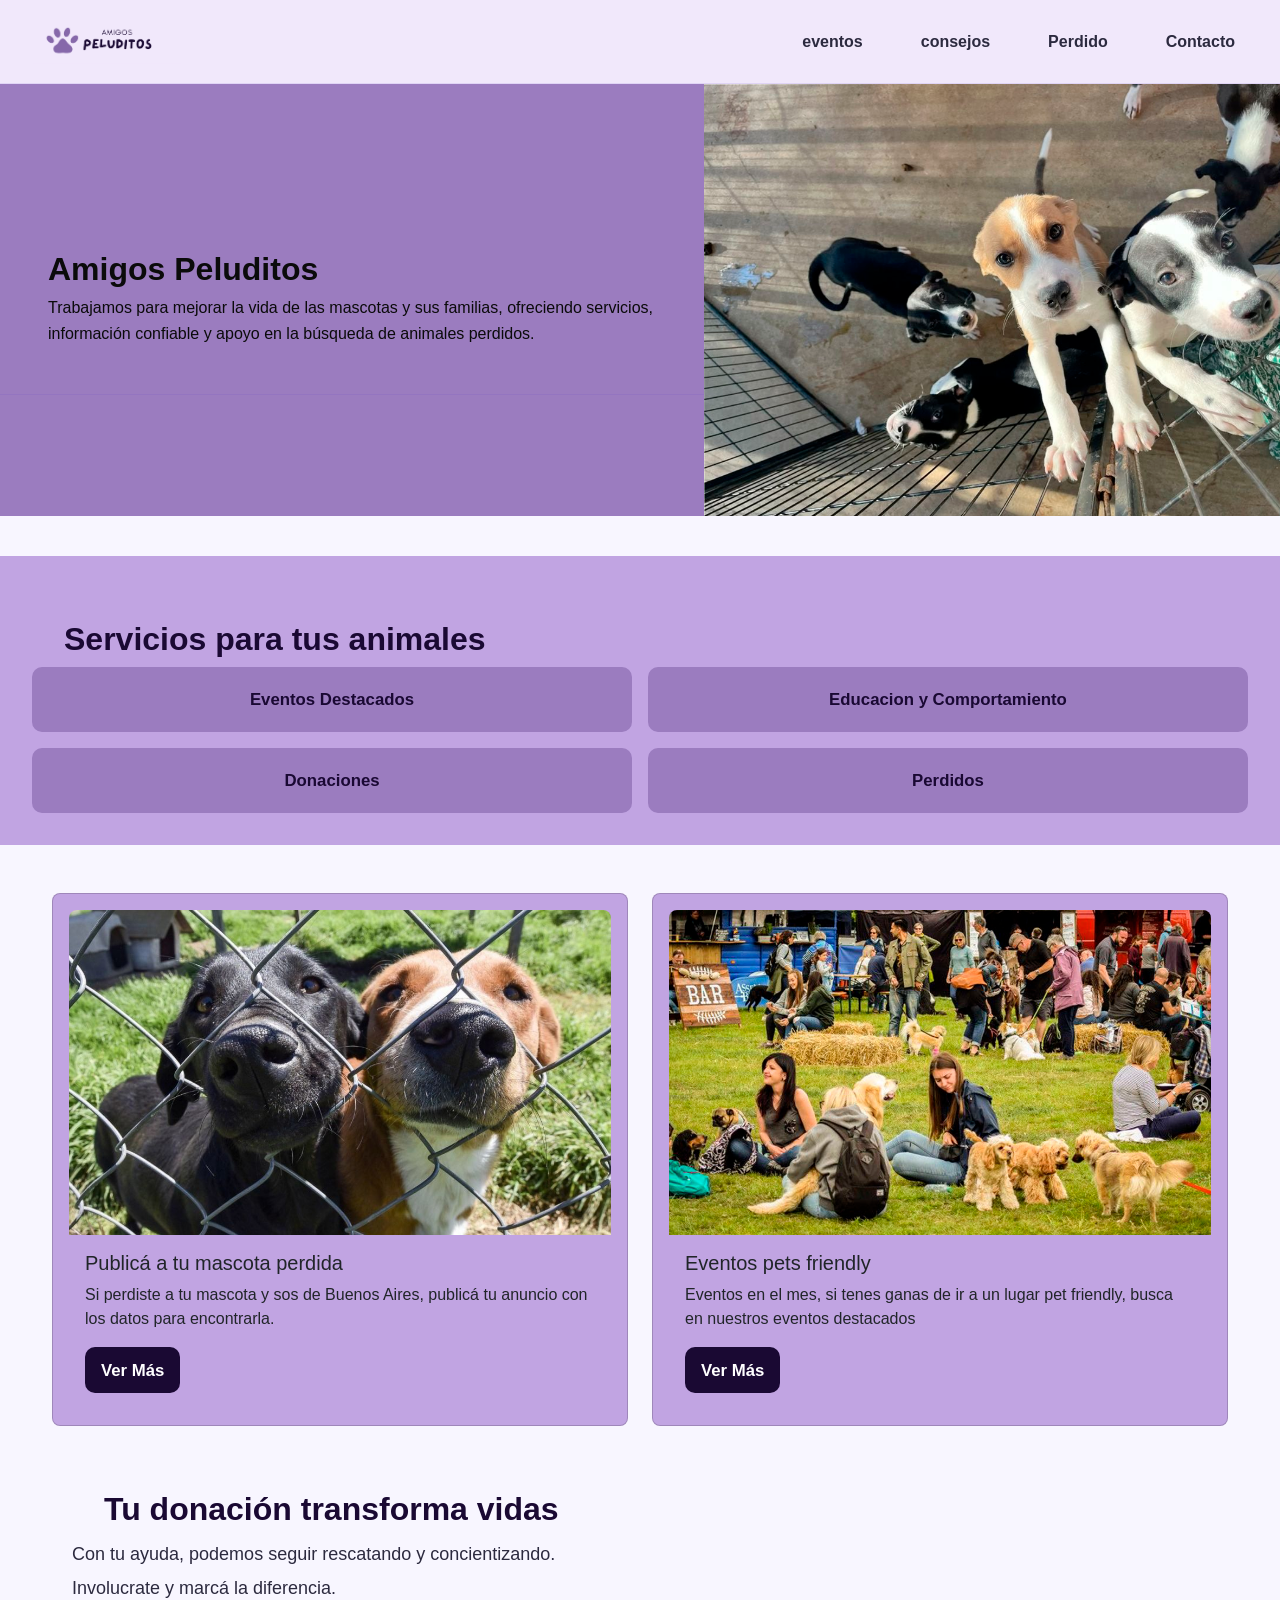
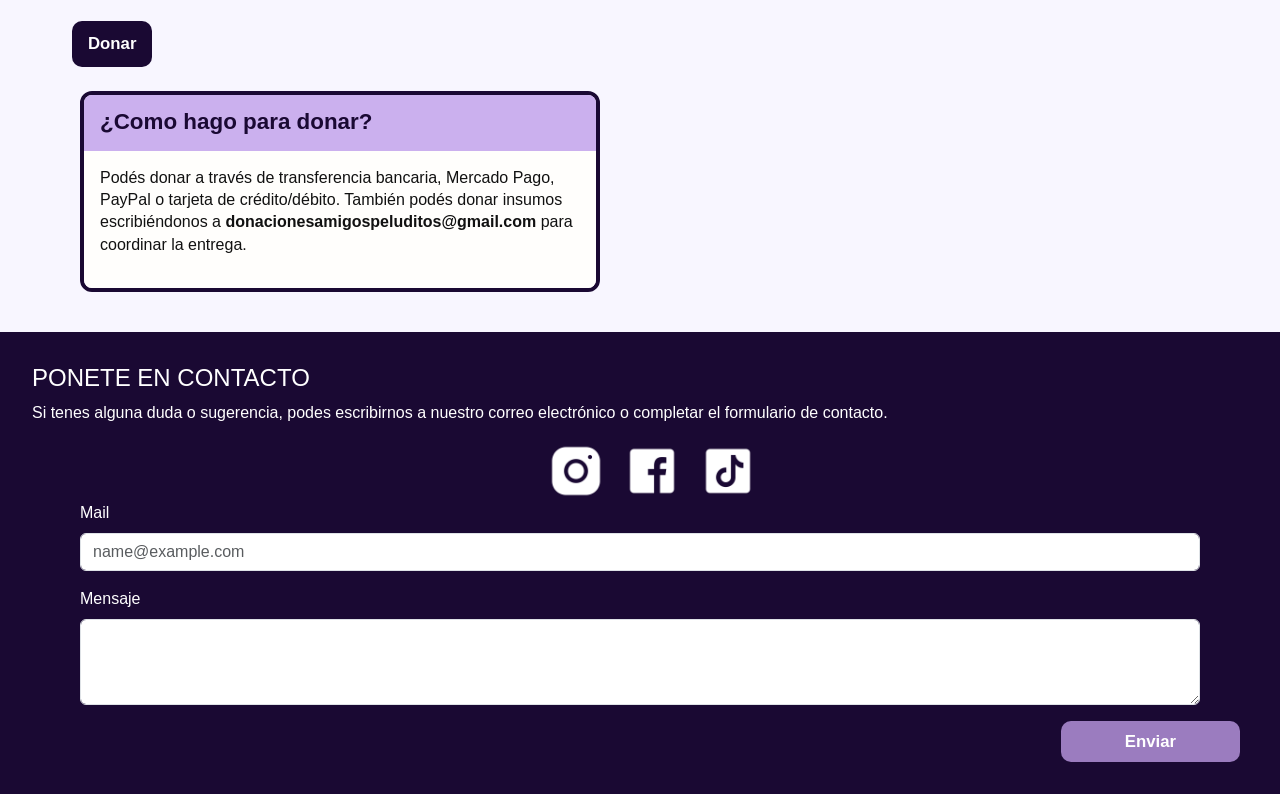
<file: index.html>
<!DOCTYPE html>
<html lang="en">
<head>
    <meta charset="UTF-8">
    <meta name="viewport" content="width=device-width, initial-scale=1.0">
    <title>Amigos Peluditos</title>
    
    <!-- Bootstrap CSS -->
    <link href="https://cdn.jsdelivr.net/npm/bootstrap@5.3.8/dist/css/bootstrap.min.css" rel="stylesheet" integrity="sha384-sRIl4kxILFvY47J16cr9ZwB07vP4J8+LH7qKQnuqkuIAvNWLzeN8tE5YBujZqJLB" crossorigin="anonymous">

    <link rel="stylesheet" href="styles.css">
</head>
<body>
    <header class="encabezado">
        <div class="logo">
            <img src="img/amigos peluditos.png" alt="Logo Amigos Peluditos" class="logo">
        </div>
        <nav class="botones">
          <a href="eventos.html">
            <button type="button" class="btn">eventos</button>
          </a>
           <a href="consejos.html">
            <button type="button" class="btn">consejos</button>
          </a>
           <a href="perdidos.html">
            <button type="button" class="btn">Perdido</button>
          </a>
           <a href="#contacto">
            <button type="button" class="btn">Contacto</button>
          </a>
        </nav>
    </header>

    <div class="rectangulo">
        <div class="contenido">
        <h1>Amigos Peluditos</h1>
        <p class="texto2">
           Trabajamos para mejorar la vida de las mascotas y sus familias, ofreciendo servicios, información confiable y apoyo en la búsqueda de animales perdidos.
        </p>
        </div>
            <img src="img/perros.png" alt="Logo Amigos Peluditos" class="perros">
        </div>
    <div class="rectangulo-claro">
        <h2> Servicios para tus animales</h2>
        <div class="servicios">
          <a href="eventos.html">
        <button type="button" class="btn btn-primary btn-lg">Eventos Destacados</button>
        </a>
        <a href="consejos.html">
        <button type="button" class="btn btn-primary btn-lg">Educacion y Comportamiento</button>
        </a>
        <a href="#donaciones">
        <button type="button" class="btn btn-primary btn-lg">Donaciones</button>
        </a>
        <a href="perdidos.html">
        <button type="button" class="btn btn-primary btn-lg">Perdidos</button>
        </a>
        </div>
    </div>
<!-- info codigo sacado bootstrap-->
 <div class="cards-container">
    <div class="card">
  <img src="img/perros perdidos.jpg" class="card-img-arriba" alt="Perros perdidos">

  <div class="card-body">
    <h5 class="card-title">Publicá a tu mascota perdida</h5>
    <p class="card-text">Si perdiste a tu mascota y sos de Buenos Aires, publicá tu anuncio con los datos para encontrarla.</p>
    <a href="perdidos.html" class="btn btn-primary">Ver Más</a>
  </div>
</div>

<div class="card">
  <img src="img/festival.png" class="card-img-arriba" alt="Eventos pets friendly">

  <div class="card-body">
    <h5 class="card-title">Eventos pets friendly</h5>
    <p class="card-text">Eventos en el mes, si tenes ganas de ir a un lugar pet friendly, busca en nuestros eventos destacados</p>
    <a href="eventos.html" class="btn btn-primary">Ver Más</a>
  </div>
</div>

<div class="left-column">
  <div id="donaciones" class="texto1">
      <h2>Tu donación transforma vidas</h2>
      <p class="p">Con tu ayuda, podemos seguir rescatando y concientizando. Involucrate y marcá la diferencia.</p>
      <button id="abrirModal" class="btn btn-primary">Donar</button>
  </div>
  <div id="modalDonacion" class="modal">

    <div class="modal-contenido">

        <span class="cerrar">&times;</span>

        <h2>Realizá tu donación</h2>

        <div class="datos-donacion">
            <p><strong>Alias:</strong> amigospeluditos</p>
            <p><strong>CBU:</strong> 000000000000000</p>
            <p><strong>Mercado Pago:</strong> amigospeluditos.mp</p>
        </div>
        <form>
            <input type="text" placeholder="Nombre">
            <input type="email" placeholder="Correo">
            <input type="number" placeholder="Monto">

            <button type="submit">Enviar</button>
        </form>
    </div>
  </div>
<div class="donacion-card" >
  <div class="donacion-header">
    <h3>¿Como hago para donar?</h3>
  </div>
  <div class="donacion-body">
    <p>Podés donar a través de transferencia bancaria, Mercado Pago, PayPal o tarjeta de crédito/débito. También podés donar insumos escribiéndonos a <strong>donacionesamigospeluditos@gmail.com</strong> para coordinar la entrega.</p>
  </div>
  </div>
 </div>
</div>

<div id="contacto" class="contacto">
  <h4>PONETE EN CONTACTO</h4>
  <p>Si tenes alguna duda o sugerencia, podes escribirnos a nuestro correo electrónico o completar el formulario de contacto.</p>
     <div class="iconos">
    <img src="img/instagram-new.png" alt="Instagram" class="icono">
    <img src="img/facebook.png" alt="Facebook" class="icono">
    <img src="img/tiktok.png" alt="TikTok" class="icono">
     </div>
  <div class="mb-3">
  <label for="exampleFormControlInput1" class="form-label">Mail</label>
  <input type="email" class="form-control" id="exampleFormControlInput1" placeholder="name@example.com">
  </div>
 <div class="mb-3">
  <label for="exampleFormControlTextarea1" class="form-label">Mensaje</label>
  <textarea class="form-control" id="exampleFormControlTextarea1" rows="3"></textarea>
 </div>
<div class="d-grid gap-2 d-md-flex justify-content-md-end">
  <button id="btnEnviar" class="btn btn-primary me-md-2" type="button" onclick="mostrarAlertaContacto('miAlerta')">Enviar</button>
</div>

<div id="miAlerta" class="alert alert-warning alert-dismissible fade d-none mt-3" role="alert">
  <strong>¡Atención!</strong> El formulario fue enviado correctamente.
  <button type="button" class="btn-close" data-bs-dismiss="alert" aria-label="Close"></button>
</div>

</div>
    <script src="script.js"></script>
    <script src="script2.js"></script>
    <script src="https://cdn.jsdelivr.net/npm/bootstrap@5.3.8/dist/js/bootstrap.bundle.min.js" integrity="sha384-FKyoEForCGlyvwx9Hj09JcYn3nv7wiPVlz7YYwJrWVcXK/BmnVDxM+D2scQbITxI" crossorigin="anonymous"></script>
</body>
</html>
</file>
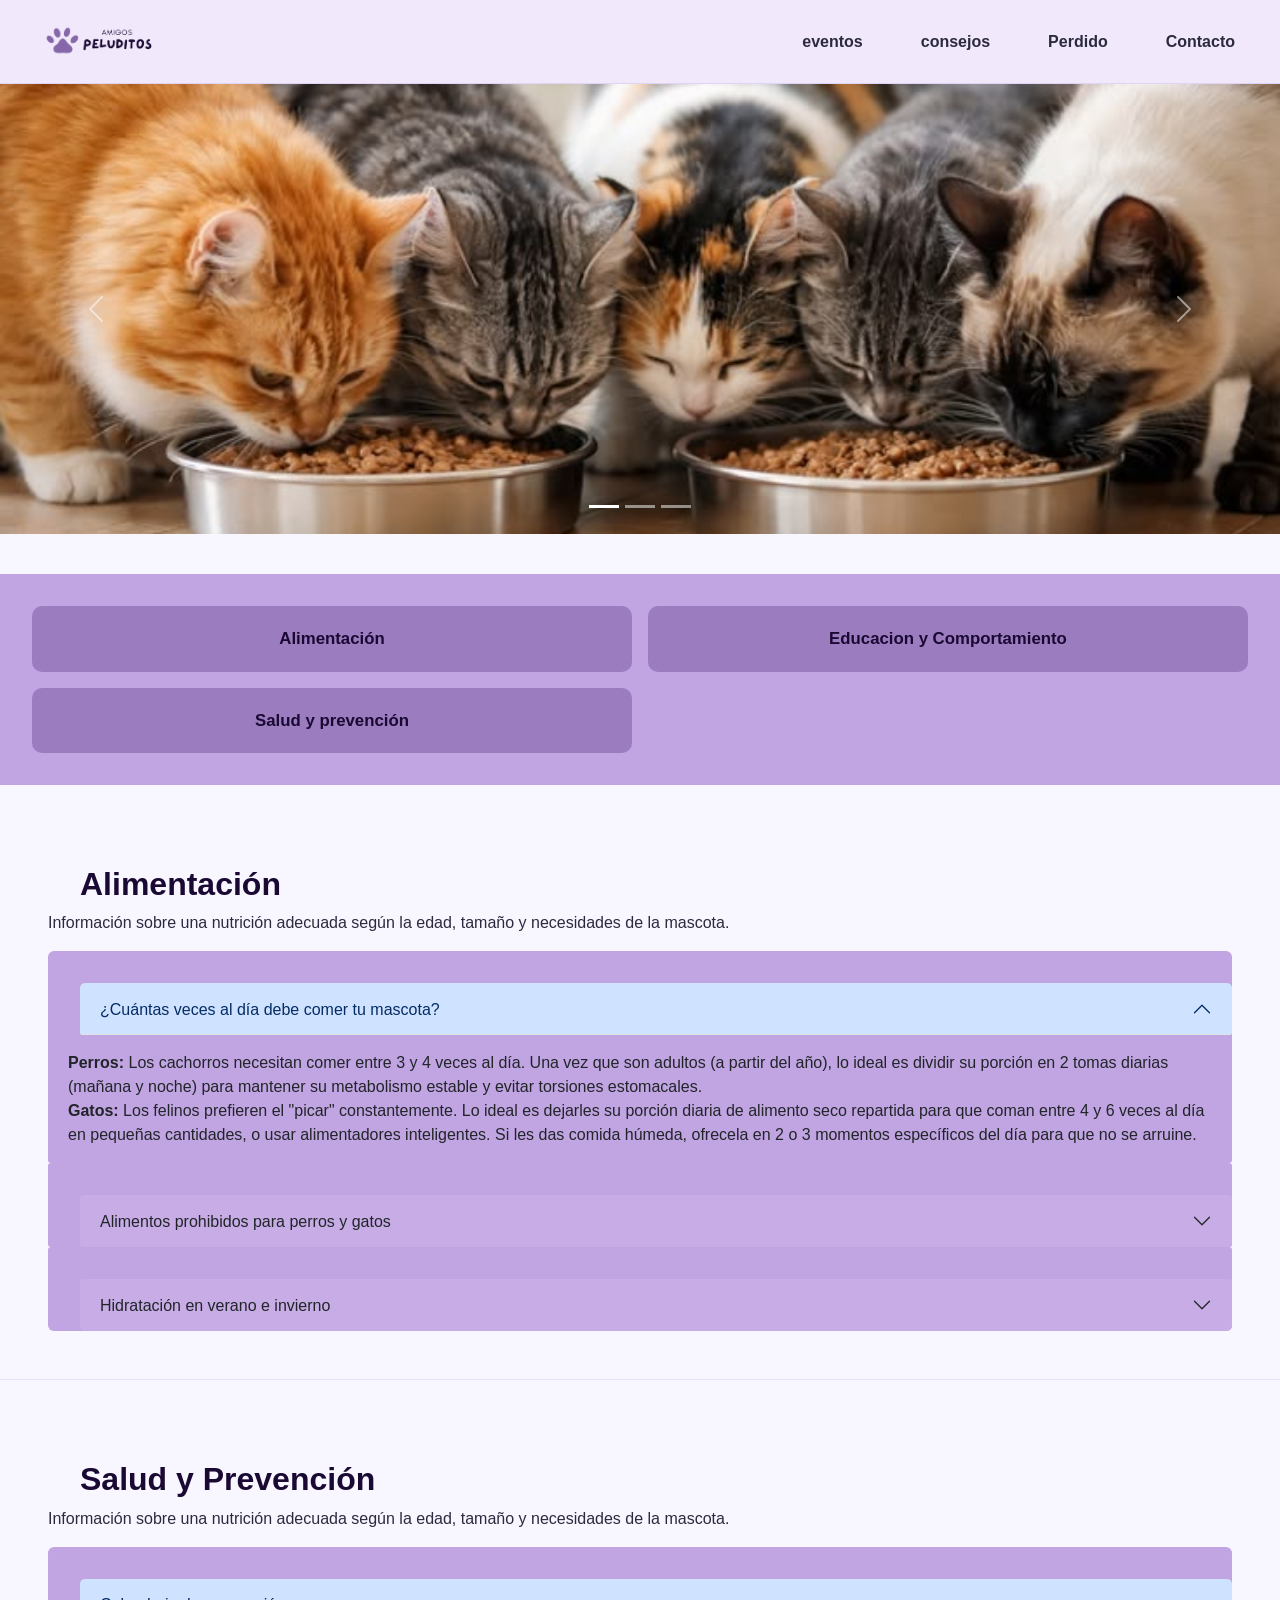
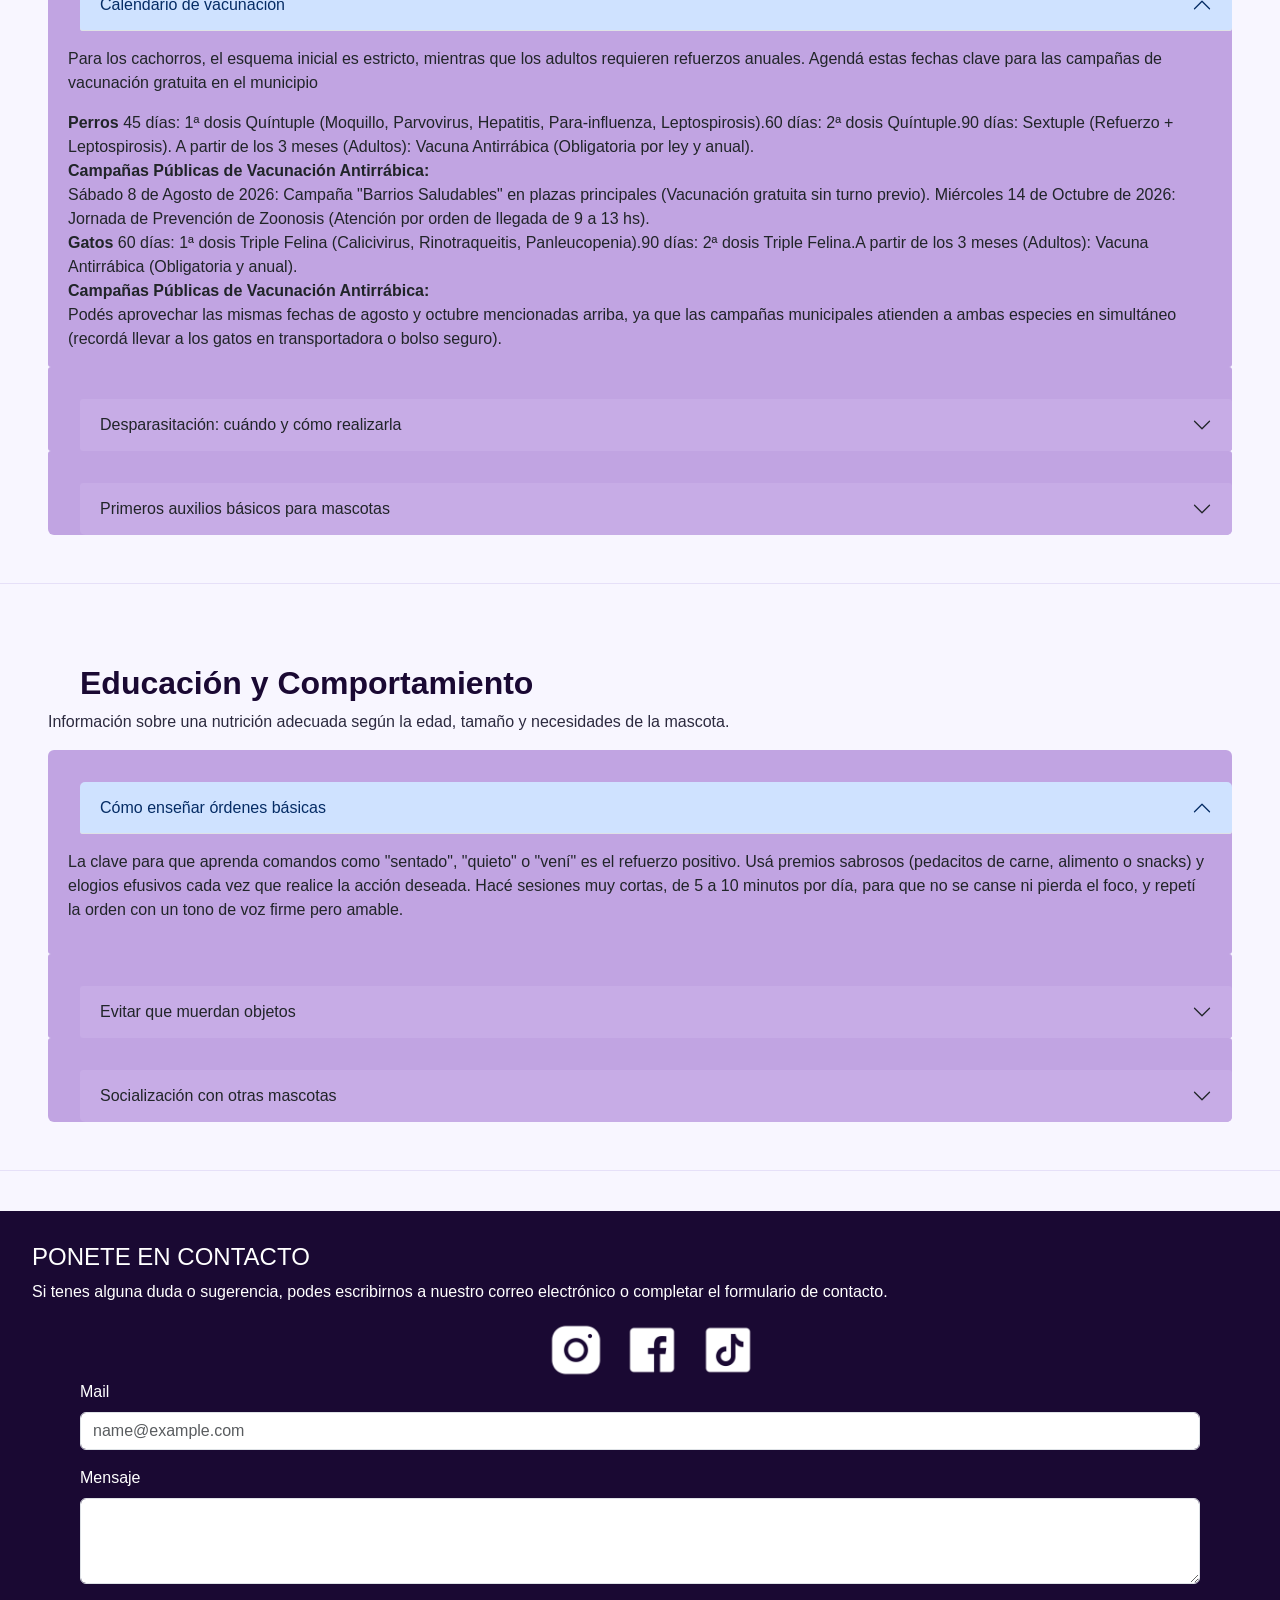
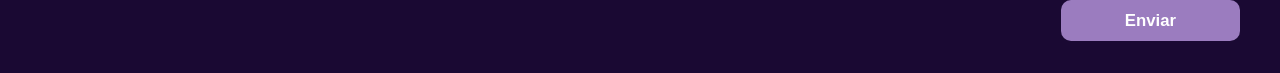
<file: consejos.html>
<!DOCTYPE html>
<html lang="en">
<head>
    <meta charset="UTF-8">
    <meta name="viewport" content="width=device-width, initial-scale=1.0">
    <title>Amigos Peluditos</title>
    
    <!-- Bootstrap CSS -->
    <link href="https://cdn.jsdelivr.net/npm/bootstrap@5.3.8/dist/css/bootstrap.min.css" rel="stylesheet" integrity="sha384-sRIl4kxILFvY47J16cr9ZwB07vP4J8+LH7qKQnuqkuIAvNWLzeN8tE5YBujZqJLB" crossorigin="anonymous">

    <link rel="stylesheet" href="styles.css">
</head>
<body>
    <header class="encabezado">
        <div class="logo">
            <a href="index.html">
            <img src="img/amigos peluditos.png" alt="Logo Amigos Peluditos" class="logo">
          </a>
        </div>
        <nav class="botones">
           <a href="eventos.html">
            <button type="button" class="btn">eventos</button>
          </a>
           <a href="consejos.html">
            <button type="button" class="btn">consejos</button>
          </a>
           <a href="perdidos.html">
            <button type="button" class="btn">Perdido</button>
          </a>
           <a href="#contacto">
            <button type="button" class="btn">Contacto</button>
          </a>
        </nav>
    </header>

    <div id="carouselExampleIndicators" class="carousel slide" data-bs-ride="carousel">
  <div class="carousel-indicators">
    <button type="button" data-bs-target="#carouselExampleIndicators" data-bs-slide-to="0" class="active" aria-current="true" aria-label="Slide 1"></button>
    <button type="button" data-bs-target="#carouselExampleIndicators" data-bs-slide-to="1" aria-label="Slide 2"></button>
    <button type="button" data-bs-target="#carouselExampleIndicators" data-bs-slide-to="2" aria-label="Slide 3"></button>
  </div>
  <div class="carousel-inner">
    <div class="carousel-item active">
      <img src="img/gatos comida.jpg" class="d-block w-100" alt="...">
    </div>
    <div class="carousel-item">
      <img src="img/salud.jpg" class="d-block w-100" alt="...">
    </div>
    <div class="carousel-item">
      <img src="img/entrenamiento.jpg" class="d-block w-100" alt="...">
    </div>
  </div>
  <button class="carousel-control-prev" type="button" data-bs-target="#carouselExampleIndicators" data-bs-slide="prev">
    <span class="carousel-control-prev-icon" aria-hidden="true"></span>
    <span class="visually-hidden">Previous</span>
  </button>
  <button class="carousel-control-next" type="button" data-bs-target="#carouselExampleIndicators" data-bs-slide="next">
    <span class="carousel-control-next-icon" aria-hidden="true"></span>
    <span class="visually-hidden">Next</span>
  </button>
</div>

<div class="rectangulo-claro">
        <div class="servicios">
          <a href="#alimento">
        <button type="button" class="btn btn-primary btn-lg">Alimentación</button>
          </a>
          <a href="#educacion">
        <button type="button" class="btn btn-primary btn-lg">Educacion y Comportamiento</button>
        </a>
        <a href="#salud">
        <button type="button" class="btn btn-primary btn-lg">Salud y prevención</button>
        </a>
      </div>
    </div>
    
    <div class="contenedor-acordion">
    <div class="contenido">
        <h2 id="alimento">Alimentación</h2>
        <p class="texto2">
            Información sobre una nutrición adecuada según la edad, tamaño y necesidades de la mascota.
        </p>
    
        <div class="accordion" id="accordionExample">
  <div class="accordion-item">
    <h2 class="accordion-header">
      <button class="accordion-button" type="button" data-bs-toggle="collapse" data-bs-target="#collapseOne" aria-expanded="true" aria-controls="collapseOne">
        ¿Cuántas veces al día debe comer tu mascota?
      </button>
    </h2>
    <div id="collapseOne" class="accordion-collapse collapse show" data-bs-parent="#accordionExample">
      <div class="accordion-body">
        <strong>Perros:</strong> Los cachorros necesitan comer entre 3 y 4 veces al día. Una vez que son adultos (a partir del año), lo ideal es dividir su porción en 2 tomas diarias (mañana y noche) para mantener su metabolismo estable y evitar torsiones estomacales. <br>
        <strong>Gatos:</strong> Los felinos prefieren el "picar" constantemente. Lo ideal es dejarles su porción diaria de alimento seco repartida para que coman entre 4 y 6 veces al día en pequeñas cantidades, o usar alimentadores inteligentes. Si les das comida húmeda, ofrecela en 2 o 3 momentos específicos del día para que no se arruine.
      </div>
    </div>
  </div>
  <div class="accordion-item">
    <h2 class="accordion-header">
      <button class="accordion-button collapsed" type="button" data-bs-toggle="collapse" data-bs-target="#collapseTwo" aria-expanded="false" aria-controls="collapseTwo">
        Alimentos prohibidos para perros y gatos
      </button>
    </h2>
    <div id="collapseTwo" class="accordion-collapse collapse" data-bs-parent="#accordionExample">
      <div class="accordion-body">
        <strong>Chocolate, café y té:</strong> Contienen teobromina y cafeína, que afectan gravemente su sistema nervioso y cardíaco. <br>
        <strong>Uvas y pasas:</strong> Pueden causar insuficiencia renal aguda irreversible. <br>
        <strong>Cebolla, ajo y puerro:</strong> Destruyen sus glóbulos rojos, provocando anemia severa. <br>
        <strong>Edulcorantes (Xilitol):</strong> Presente en chicles y productos "diet", causa una caída de azúcar en sangre mortal y falla hepática. <br>
        <strong>Alcohol y masas crudas con levadura:</strong> Generan gases e intoxicación etílica interna. <br>
      </div>
    </div>
  </div>
  <div class="accordion-item">
    <h2 class="accordion-header">
      <button class="accordion-button collapsed" type="button" data-bs-toggle="collapse" data-bs-target="#collapseThree" aria-expanded="false" aria-controls="collapseThree">
       Hidratación en verano e invierno
      </button>
    </h2>
    <div id="collapseThree" class="accordion-collapse collapse" data-bs-parent="#accordionExample">
      <div class="accordion-body">
        <strong>En Verano:</strong> El riesgo de golpe de calor es alto. Es fundamental dejar múltiples recipientes con agua fresca y limpia por toda la casa, e incluso podés sumarle cubitos de hielo. Para los gatos, que son reacios a tomar agua, las fuentes de agua en movimiento y el alimento húmedo (sobres/latitas) son salvavidas clave para mantenerlos hidratados. <br>
        <strong>En Invierno:</strong> Aunque no tengan tanta sed, la hidratación sigue siendo vital para sus riñones. El agua no debe estar excesivamente fría (evitá dejar recipientes a la intemperie en zonas heladas). Si notás que toman menos, podés entibiar un poco su comida o agregarles caldos de carne o pollo (hechos sin sal ni cebolla) para tentarlos a consumir líquidos.
      </div>
    </div>
  </div>
</div>
    </div>
</div>


<div class="contenedor-acordion">
    <div class="contenido">
        <h2 id="salud">Salud y Prevención</h2>
        <p class="texto2">
            Información sobre una nutrición adecuada según la edad, tamaño y necesidades de la mascota.
        </p>
    
        <div class="accordion" id="accordionExample">
  <div class="accordion-item">
    <h2 class="accordion-header">
      <button class="accordion-button" type="button" data-bs-toggle="collapse" data-bs-target="#collapseOne" aria-expanded="true" aria-controls="collapseOne">
        Calendario de vacunación
      </button>
    </h2>
    <div id="collapseOne" class="accordion-collapse collapse show" data-bs-parent="#accordionExample">
      <div class="accordion-body">
        <p> Para los cachorros, el esquema inicial es estricto, mientras que los adultos requieren refuerzos anuales. Agendá estas fechas clave para las campañas de vacunación gratuita en el municipio</p>
        <strong>Perros</strong> 45 días: 1ª dosis Quíntuple (Moquillo, Parvovirus, Hepatitis, Para-influenza, Leptospirosis).60 días: 2ª dosis Quíntuple.90 días: Sextuple (Refuerzo + Leptospirosis). A partir de los 3 meses (Adultos): Vacuna Antirrábica (Obligatoria por ley y anual).
        <br>
        <strong>Campañas Públicas de Vacunación Antirrábica:</strong><br>
        Sábado 8 de Agosto de 2026: Campaña "Barrios Saludables" en plazas principales (Vacunación gratuita sin turno previo).
        Miércoles 14 de Octubre de 2026: Jornada de Prevención de Zoonosis (Atención por orden de llegada de 9 a 13 hs).<br>
        
        <strong>Gatos</strong> 60 días: 1ª dosis Triple Felina (Calicivirus, Rinotraqueitis, Panleucopenia).90 días: 2ª dosis Triple Felina.A partir de los 3 meses (Adultos): Vacuna Antirrábica (Obligatoria y anual).<br>
                <strong>Campañas Públicas de Vacunación Antirrábica:</strong><br>
       Podés aprovechar las mismas fechas de agosto y octubre mencionadas arriba, ya que las campañas municipales atienden a ambas especies en simultáneo (recordá llevar a los gatos en transportadora o bolso seguro).<br>
      </div>
    </div>
  </div>
  <div class="accordion-item">
    <h2 class="accordion-header">
      <button class="accordion-button collapsed" type="button" data-bs-toggle="collapse" data-bs-target="#collapseTwo" aria-expanded="false" aria-controls="collapseTwo">
        Desparasitación: cuándo y cómo realizarla
      </button>
    </h2>
    <div id="collapseTwo" class="accordion-collapse collapse" data-bs-parent="#accordionExample">
      <div class="accordion-body">
        <p>Los parásitos no solo causan desnutrición, problemas intestinales o picazón; algunos de ellos actúan como vectores de enfermedades de la sangre que pueden ser fatales. Mantener un esquema riguroso es cuidar la salud ambiental de todo el hogar.</p>
        <strong>Desparasitación Interna (Lombrices, gusanos planos y redondos)</strong>En cachorros: Se inicia a los 15 días de vida con un antiparasitario en gotas (generalmente Pamoato de Pirantel). Se repite a los 30 días. Luego, se administra de forma mensual hasta que el animal cumple los 6 meses.<br>

En adultos: Se realiza estrictamente cada 3 o 4 meses. El medicamento se presenta en pastillas o comprimidos palatables.
<br>
<strong>Desparasitación Externa (Pulgas, garrapatas y mosquitos)</strong>Pipetas: Líquidos que se aplican separando el pelo en la nuca del animal (donde no se puede lamer). Rompen el ciclo de la pulga y repelen garrapatas. Duran 30 días.
      </div>
    </div>
  </div>
  <div class="accordion-item">
    <h2 class="accordion-header">
      <button class="accordion-button collapsed" type="button" data-bs-toggle="collapse" data-bs-target="#collapseThree" aria-expanded="false" aria-controls="collapseThree">
      Primeros auxilios básicos para mascotas
      </button>
    </h2>
    <div id="collapseThree" class="accordion-collapse collapse" data-bs-parent="#accordionExample">
      <div class="accordion-body">
        <p>Ante una emergencia, lo más importante es mantener la calma para no alterar más al animal. Si sufrió una herida o corte, lavá la zona con agua limpia o suero fisiológico y presioná suavemente con una gasa estéril (evitá el algodón) para detener el sangrado. En caso de quemaduras o golpes de calor, refrescá la zona afectada o su cuerpo con agua templada —nunca helada— y asegurate de que ventile bien. Si sospechás de una fractura o trauma grave, inmovilizá a la mascota lo mejor posible usando una manta para transportarla, y nunca le des medicamentos humanos (como ibuprofeno o paracetamol), ya que son altamente tóxicos para ellos.</p>
      </div>
    </div>
  </div>
</div>
    </div>
</div>

<div class="contenedor-acordion">
    <div class="contenido">
        <h2 id="educacion">Educación y Comportamiento</h2>
        <p class="texto2">
            Información sobre una nutrición adecuada según la edad, tamaño y necesidades de la mascota.
        </p>
    
        <div class="accordion" id="accordionExample">
  <div class="accordion-item">
    <h2 class="accordion-header">
      <button class="accordion-button" type="button" data-bs-toggle="collapse" data-bs-target="#collapseOne" aria-expanded="true" aria-controls="collapseOne">
        Cómo enseñar órdenes básicas
      </button>
    </h2>
    <div id="collapseOne" class="accordion-collapse collapse show" data-bs-parent="#accordionExample">
      <div class="accordion-body">
        <p>La clave para que aprenda comandos como "sentado", "quieto" o "vení" es el refuerzo positivo. Usá premios sabrosos (pedacitos de carne, alimento o snacks) y elogios efusivos cada vez que realice la acción deseada. Hacé sesiones muy cortas, de 5 a 10 minutos por día, para que no se canse ni pierda el foco, y repetí la orden con un tono de voz firme pero amable.</p>
      </div>
    </div>
  </div>
  <div class="accordion-item">
    <h2 class="accordion-header">
      <button class="accordion-button collapsed" type="button" data-bs-toggle="collapse" data-bs-target="#collapseTwo" aria-expanded="false" aria-controls="collapseTwo">
        Evitar que muerdan objetos
      </button>
    </h2>
    <div id="collapseTwo" class="accordion-collapse collapse" data-bs-parent="#accordionExample">
      <div class="accordion-body">
        <p>Los cachorros exploran el mundo con la boca y las uñas, por lo que el castigo no funciona; la solución es la redirección. En el momento exacto en que veas que intenta morder un mueble o arañar una alfombra, decile un "no" estricto (sin gritar) y de inmediato dale una alternativa válida, como un juguete masticable o un rascador. Cuando empiece a usar su propio juguete, premialo para que entienda qué es lo que sí está permitido.</p>
      </div>
    </div>
  </div>
  <div class="accordion-item">
    <h2 class="accordion-header">
      <button class="accordion-button collapsed" type="button" data-bs-toggle="collapse" data-bs-target="#collapseThree" aria-expanded="false" aria-controls="collapseThree">
      Socialización con otras mascotas
      </button>
    </h2>
    <div id="collapseThree" class="accordion-collapse collapse" data-bs-parent="#accordionExample">
      <div class="accordion-body">
        <p>Para que aprenda a convivir sin miedos ni agresiones, la socialización debe ser gradual, positiva y supervisada. Organizá los primeros encuentros con otros animales que sepas que son equilibrados y tranquilos, preferentemente en un territorio neutral (como una plaza) para evitar conductas territoriales. Dejá que se huelan a su ritmo, no los fuerces a interactuar y reforzá cada actitud amigable con caricias y premios.</p>
      </div>
    </div>
  </div>
</div>
    </div>
</div>

<div id="contacto" class="contacto">
  <h4>PONETE EN CONTACTO</h4>
  <p>Si tenes alguna duda o sugerencia, podes escribirnos a nuestro correo electrónico o completar el formulario de contacto.</p>
     <div class="iconos">
    <img src="img/instagram-new.png" alt="Instagram" class="icono">
    <img src="img/facebook.png" alt="Facebook" class="icono">
    <img src="img/tiktok.png" alt="TikTok" class="icono">
     </div>
  <div class="mb-3">
  <label for="exampleFormControlInput1" class="form-label">Mail</label>
  <input type="email" class="form-control" id="exampleFormControlInput1" placeholder="name@example.com">
  </div>
 <div class="mb-3">
  <label for="exampleFormControlTextarea1" class="form-label">Mensaje</label>
  <textarea class="form-control" id="exampleFormControlTextarea1" rows="3"></textarea>
 </div>
<div class="d-grid gap-2 d-md-flex justify-content-md-end">
  <button id="btnEnviar2" class="btn btn-primary me-md-2" type="button" onclick="mostrarAlertaContacto('miAlerta2')">Enviar</button>
</div>

<div id="miAlerta2" class="alert alert-success alert-dismissible fade d-none mt-3" role="alert">
  <strong>¡Éxito!</strong> Tu mensaje fue enviado correctamente.
  <button type="button" class="btn-close" data-bs-dismiss="alert"></button>
</div>

</div>

<script src="script2.js"></script>
<script src="https://cdn.jsdelivr.net/npm/bootstrap@5.3.8/dist/js/bootstrap.bundle.min.js" integrity="sha384-FKyoEForCGlyvwx9Hj09JcYn3nv7wiPVlz7YYwJrWVcXK/BmnVDxM+D2scQbITxI" crossorigin="anonymous"></script>
</body>
</html>
</file>
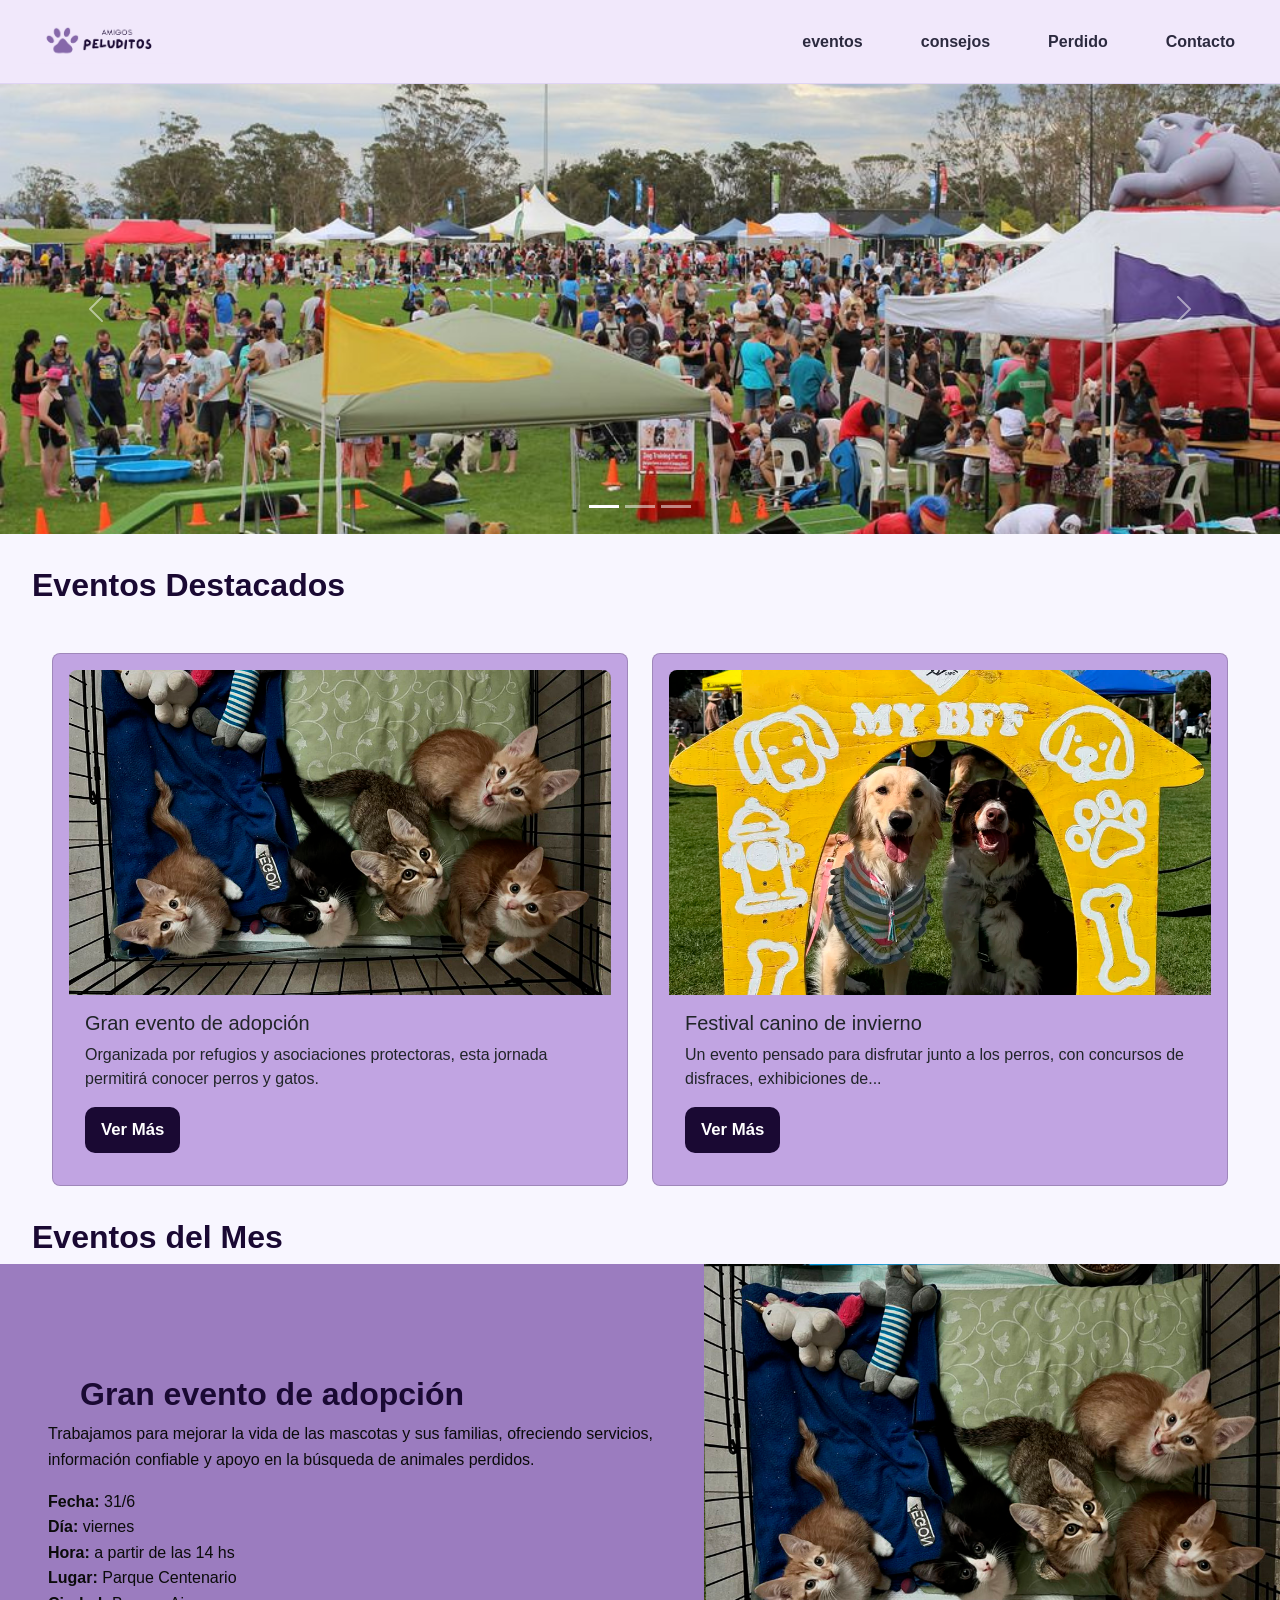
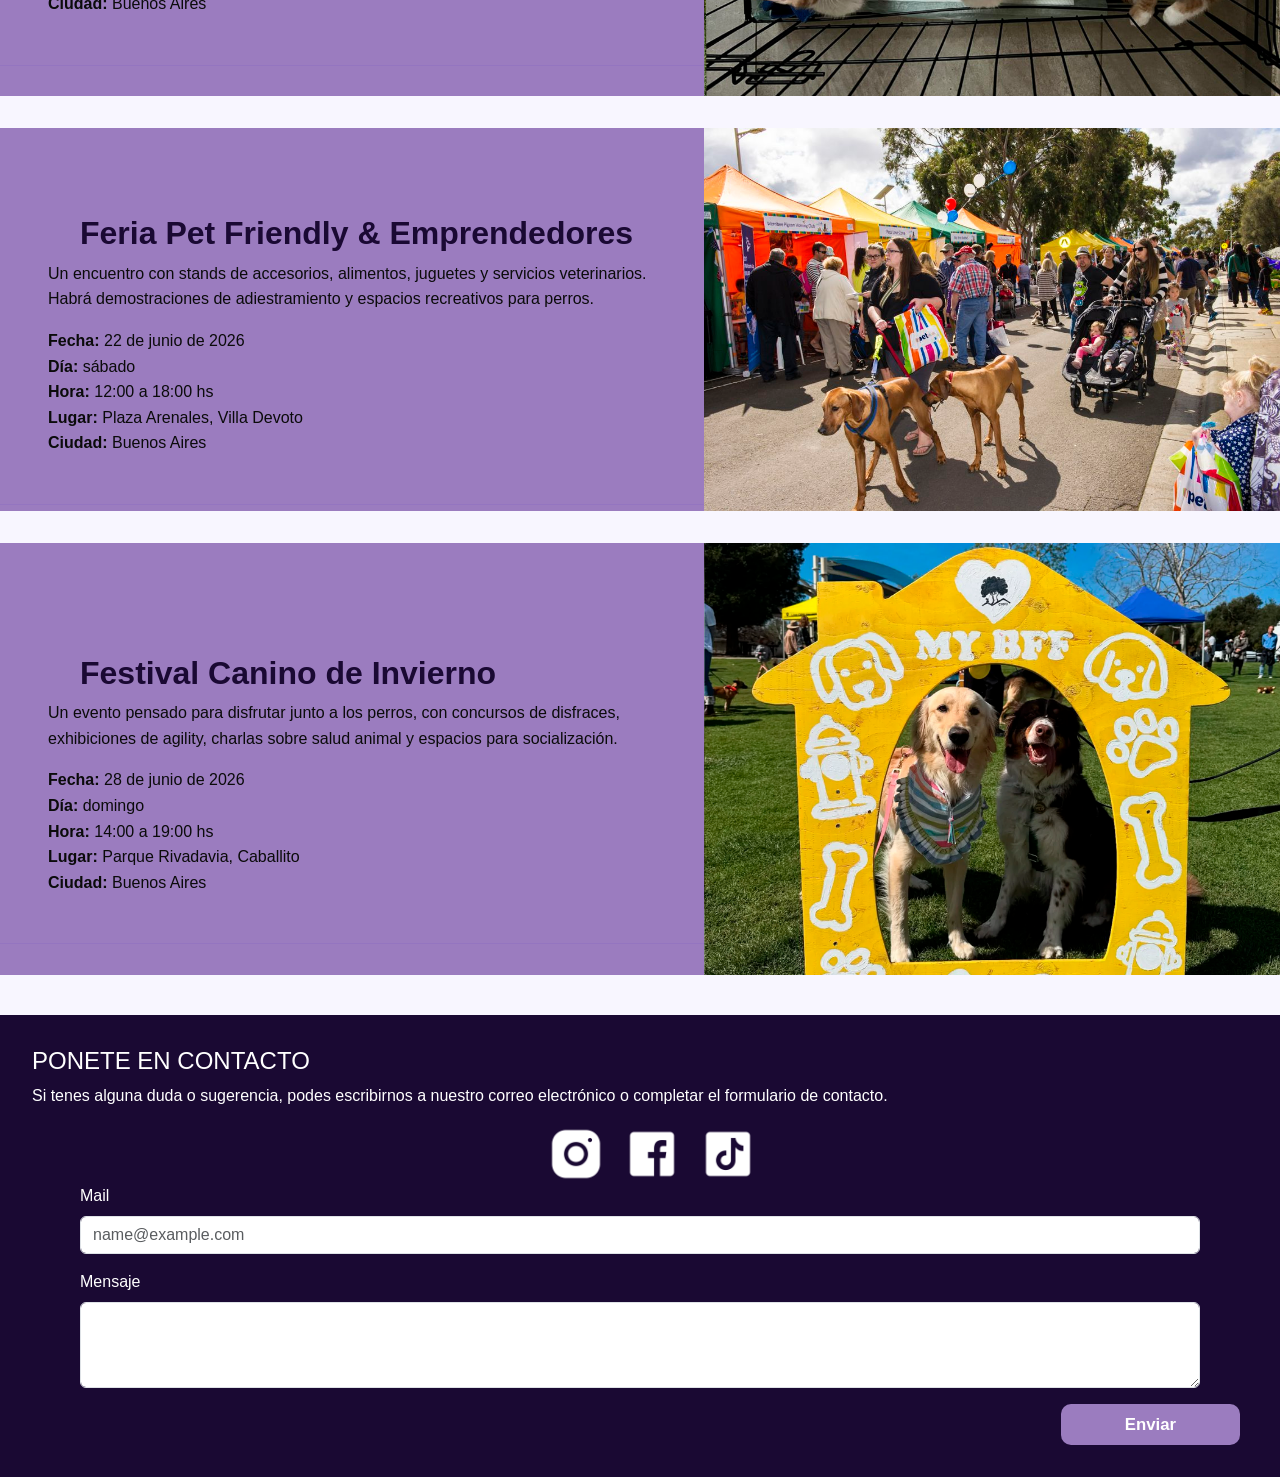
<file: eventos.html>
<!DOCTYPE html>
<html lang="en">
<head>
    <meta charset="UTF-8">
    <meta name="viewport" content="width=device-width, initial-scale=1.0">
    <title>Amigos Peluditos</title>
    
    <!-- Bootstrap CSS -->
    <link href="https://cdn.jsdelivr.net/npm/bootstrap@5.3.8/dist/css/bootstrap.min.css" rel="stylesheet" integrity="sha384-sRIl4kxILFvY47J16cr9ZwB07vP4J8+LH7qKQnuqkuIAvNWLzeN8tE5YBujZqJLB" crossorigin="anonymous">

    <link rel="stylesheet" href="styles.css">
</head>
<body>
    <header class="encabezado">
        <div class="logo">
          <a href="index.html">
            <img src="img/amigos peluditos.png" alt="Logo Amigos Peluditos" class="logo">
          </a>
        </div>
        <nav class="botones">
           <a href="#eventos destacados">
            <button type="button" class="btn">eventos</button>
          </a>
           <a href="consejos.html">
            <button type="button" class="btn">consejos</button>
          </a>
           <a href="perdidos.html">
            <button type="button" class="btn">Perdido</button>
          </a>
           <a href="#contacto">
            <button type="button" class="btn">Contacto</button>
          </a>
        </nav>
    </header>

    <div id="carouselExampleIndicators" class="carousel slide" data-bs-ride="carousel">
  <div class="carousel-indicators">
    <button type="button" data-bs-target="#carouselExampleIndicators" data-bs-slide-to="0" class="active" aria-current="true" aria-label="Slide 1"></button>
    <button type="button" data-bs-target="#carouselExampleIndicators" data-bs-slide-to="1" aria-label="Slide 2"></button>
    <button type="button" data-bs-target="#carouselExampleIndicators" data-bs-slide-to="2" aria-label="Slide 3"></button>
  </div>
  <div class="carousel-inner">
    <div class="carousel-item active">
      <img src="img/ferias.jpg" class="d-block w-100" alt="...">
    </div>
    <div class="carousel-item">
      <img src="img/evento.png" class="d-block w-100" alt="...">
    </div>
    <div class="carousel-item">
      <img src="img/gatos carrusel.jpg" class="d-block w-100" alt="...">
    </div>
  </div>
  <button class="carousel-control-prev" type="button" data-bs-target="#carouselExampleIndicators" data-bs-slide="prev">
    <span class="carousel-control-prev-icon" aria-hidden="true"></span>
    <span class="visually-hidden">Previous</span>
  </button>
  <button class="carousel-control-next" type="button" data-bs-target="#carouselExampleIndicators" data-bs-slide="next">
    <span class="carousel-control-next-icon" aria-hidden="true"></span>
    <span class="visually-hidden">Next</span>
  </button>
</div>
<h2 id="eventos destacados"> Eventos Destacados</h2>
<div class="cards-container">
    <div class="card">
  <img src="img/gatitos adoptados.png" class="card-img-arriba" alt="Perros perdidos">

  <div class="card-body">
    <h5 class="card-title">Gran evento de adopción</h5>
    <p class="card-text">Organizada por refugios y asociaciones protectoras, esta jornada permitirá conocer perros y gatos.</p>
    <a href="#adopcion" class="btn btn-primary">Ver Más</a>
  </div>
</div>
<div class="card">
  <img src="img/festival1.png" class="card-img-arriba" alt="Eventos pets friendly">

  <div class="card-body">
    <h5 class="card-title">Festival canino de invierno</h5>
    <p class="card-text">Un evento pensado para disfrutar junto a los perros, con concursos de disfraces, exhibiciones de...</p>
    <a href="#festival-invierno" class="btn btn-primary">Ver Más</a>
  </div>
 </div>
</div>

<h2> Eventos del Mes</h2>
<div class="contenedor-rectangulos">
 <div class="rectangulo">
       <div class="contenido">
        <h2 id="adopcion">Gran evento de adopción</h2>
        <p class="texto2">
            Trabajamos para mejorar la vida de las mascotas y sus familias,
            ofreciendo servicios, información confiable y apoyo en la búsqueda
            de animales perdidos.
        </p>
        <div class="datos">
        <p><strong>Fecha:</strong> 31/6</p>
        <p><strong>Día:</strong> viernes</p>
        <p><strong>Hora:</strong> a partir de las 14 hs</p>
        <p><strong>Lugar:</strong> Parque Centenario</p>
        <p><strong>Ciudad:</strong> Buenos Aires</p>
     </div>
    </div>
            <img src="img/gatitos adoptados2.png" alt="Logo Amigos Peluditos" class="perros">
  </div>

  <div class="rectangulo">
       <div class="contenido">
        <h2>Feria Pet Friendly & Emprendedores</h2>
        <p class="texto2">
            Un encuentro con stands de accesorios, alimentos, juguetes y servicios veterinarios. Habrá demostraciones de adiestramiento y espacios recreativos para perros.
        </p>
        <div class="datos">
        <p><strong>Fecha:</strong> 22 de junio de 2026</p>
        <p><strong>Día:</strong> sábado</p>
        <p><strong>Hora:</strong>  12:00 a 18:00 hs</p>
        <p><strong>Lugar:</strong>  Plaza Arenales, Villa Devoto</p>
        <p><strong>Ciudad:</strong> Buenos Aires</p>
     </div>
    </div>
            <img src="img/feria2.jpg" alt="Logo Amigos Peluditos" class="perros">
  </div>

  <div class="rectangulo">
       <div class="contenido">
        <h2 id="festival-invierno">Festival Canino de Invierno</h2>
        <p class="texto2">
            Un evento pensado para disfrutar junto a los perros, con concursos de disfraces, exhibiciones de agility, charlas sobre salud animal y espacios para socialización.
        </p>
        <div class="datos">
        <p><strong>Fecha:</strong> 28 de junio de 2026</p>
        <p><strong>Día:</strong>  domingo</p>
        <p><strong>Hora:</strong>  14:00 a 19:00 hs</p>
        <p><strong>Lugar:</strong> Parque Rivadavia, Caballito</p>
        <p><strong>Ciudad:</strong> Buenos Aires</p>
     </div>
    </div>
            <img src="img/festival 1 format.png" alt="Logo Amigos Peluditos" class="perros">
  </div>
</div>      

<div id="contacto" class="contacto">
  <h4>PONETE EN CONTACTO</h4>
  <p>Si tenes alguna duda o sugerencia, podes escribirnos a nuestro correo electrónico o completar el formulario de contacto.</p>
     <div class="iconos">
    <img src="img/instagram-new.png" alt="Instagram" class="icono">
    <img src="img/facebook.png" alt="Facebook" class="icono">
    <img src="img/tiktok.png" alt="TikTok" class="icono">
     </div>
  <div class="mb-3">
  <label for="exampleFormControlInput1" class="form-label">Mail</label>
  <input type="email" class="form-control" id="exampleFormControlInput1" placeholder="name@example.com">
  </div>
 <div class="mb-3">
  <label for="exampleFormControlTextarea1" class="form-label">Mensaje</label>
  <textarea class="form-control" id="exampleFormControlTextarea1" rows="3"></textarea>
 </div>
<div class="d-grid gap-2 d-md-flex justify-content-md-end">
  <button id="btnEnviar2" class="btn btn-primary me-md-2" type="button" onclick="mostrarAlertaContacto('miAlerta2')">Enviar</button>
</div>

<div id="miAlerta2" class="alert alert-success alert-dismissible fade d-none mt-3" role="alert">
  <strong>¡Éxito!</strong> Tu mensaje fue enviado correctamente.
  <button type="button" class="btn-close" data-bs-dismiss="alert"></button>
</div>

</div>

<script src="script2.js"></script>
<script src="https://cdn.jsdelivr.net/npm/bootstrap@5.3.8/dist/js/bootstrap.bundle.min.js" integrity="sha384-FKyoEForCGlyvwx9Hj09JcYn3nv7wiPVlz7YYwJrWVcXK/BmnVDxM+D2scQbITxI" crossorigin="anonymous"></script>
</body>
</html>
</file>
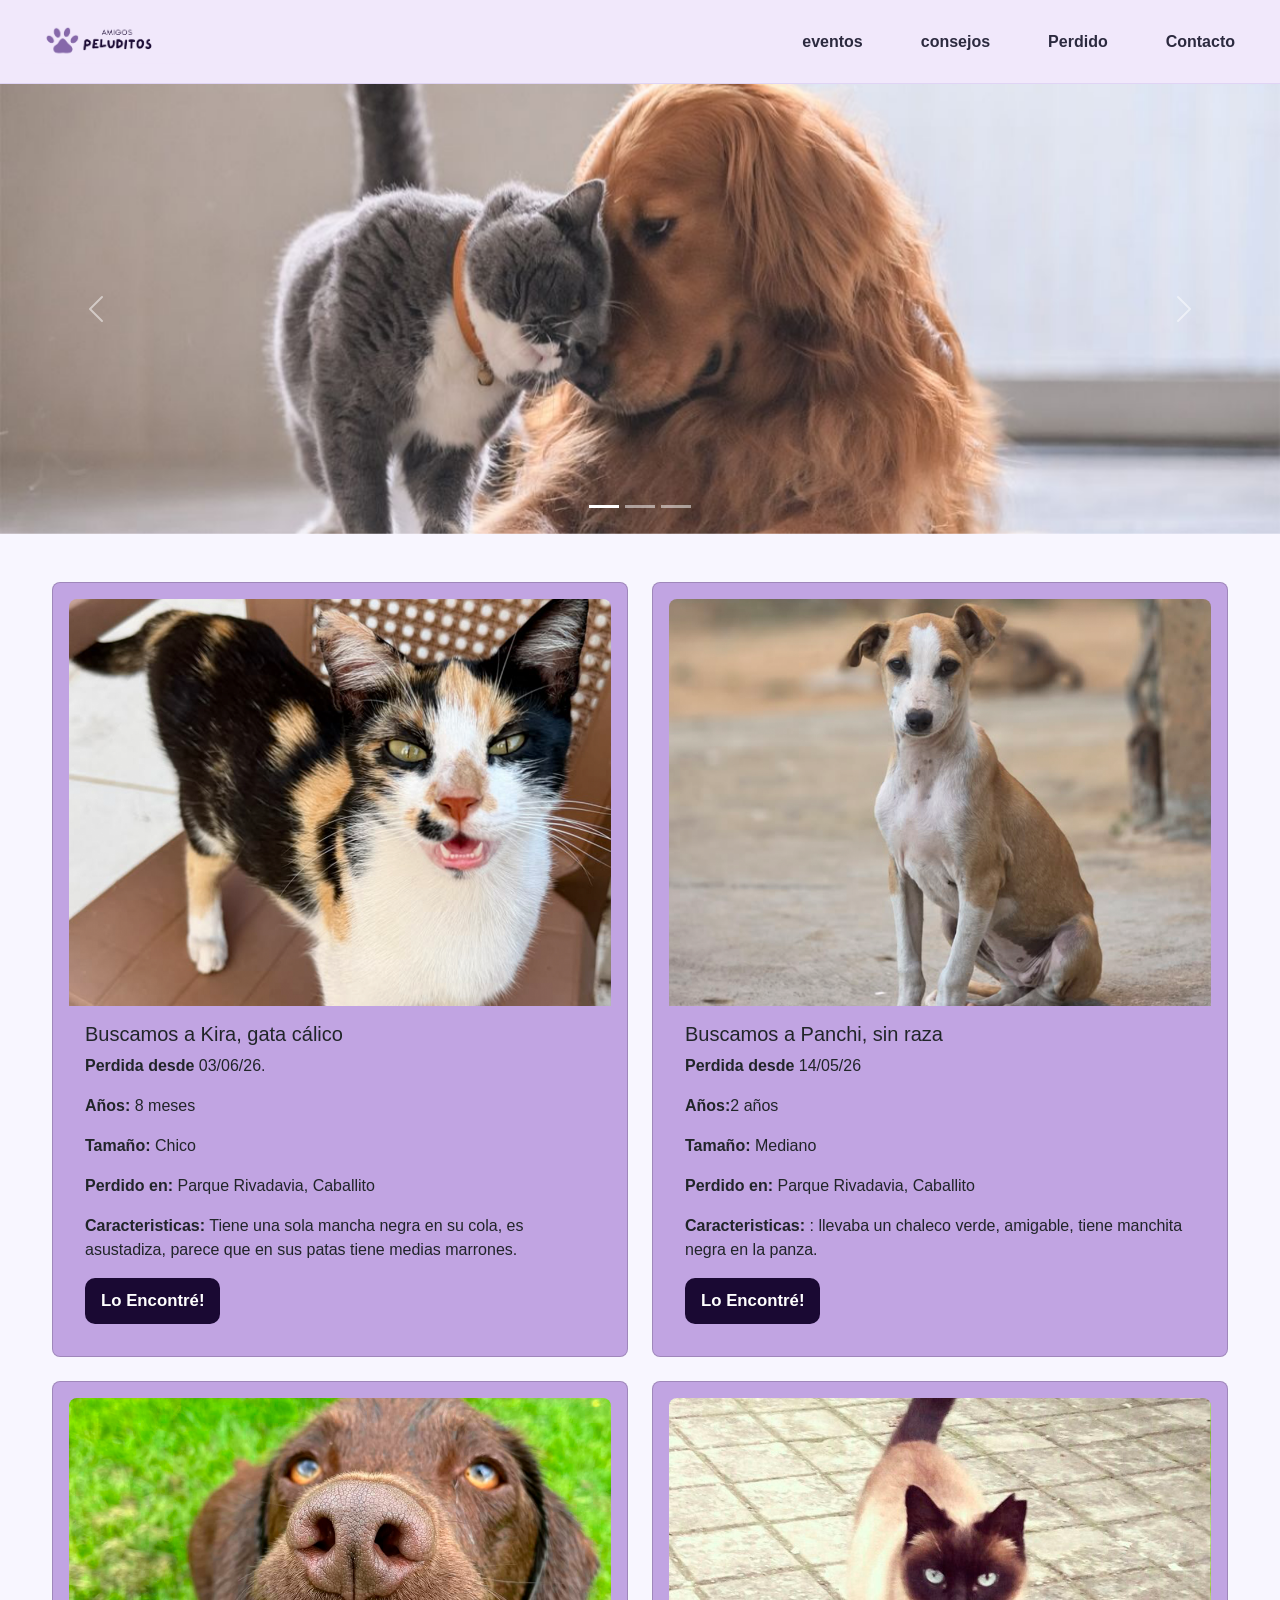
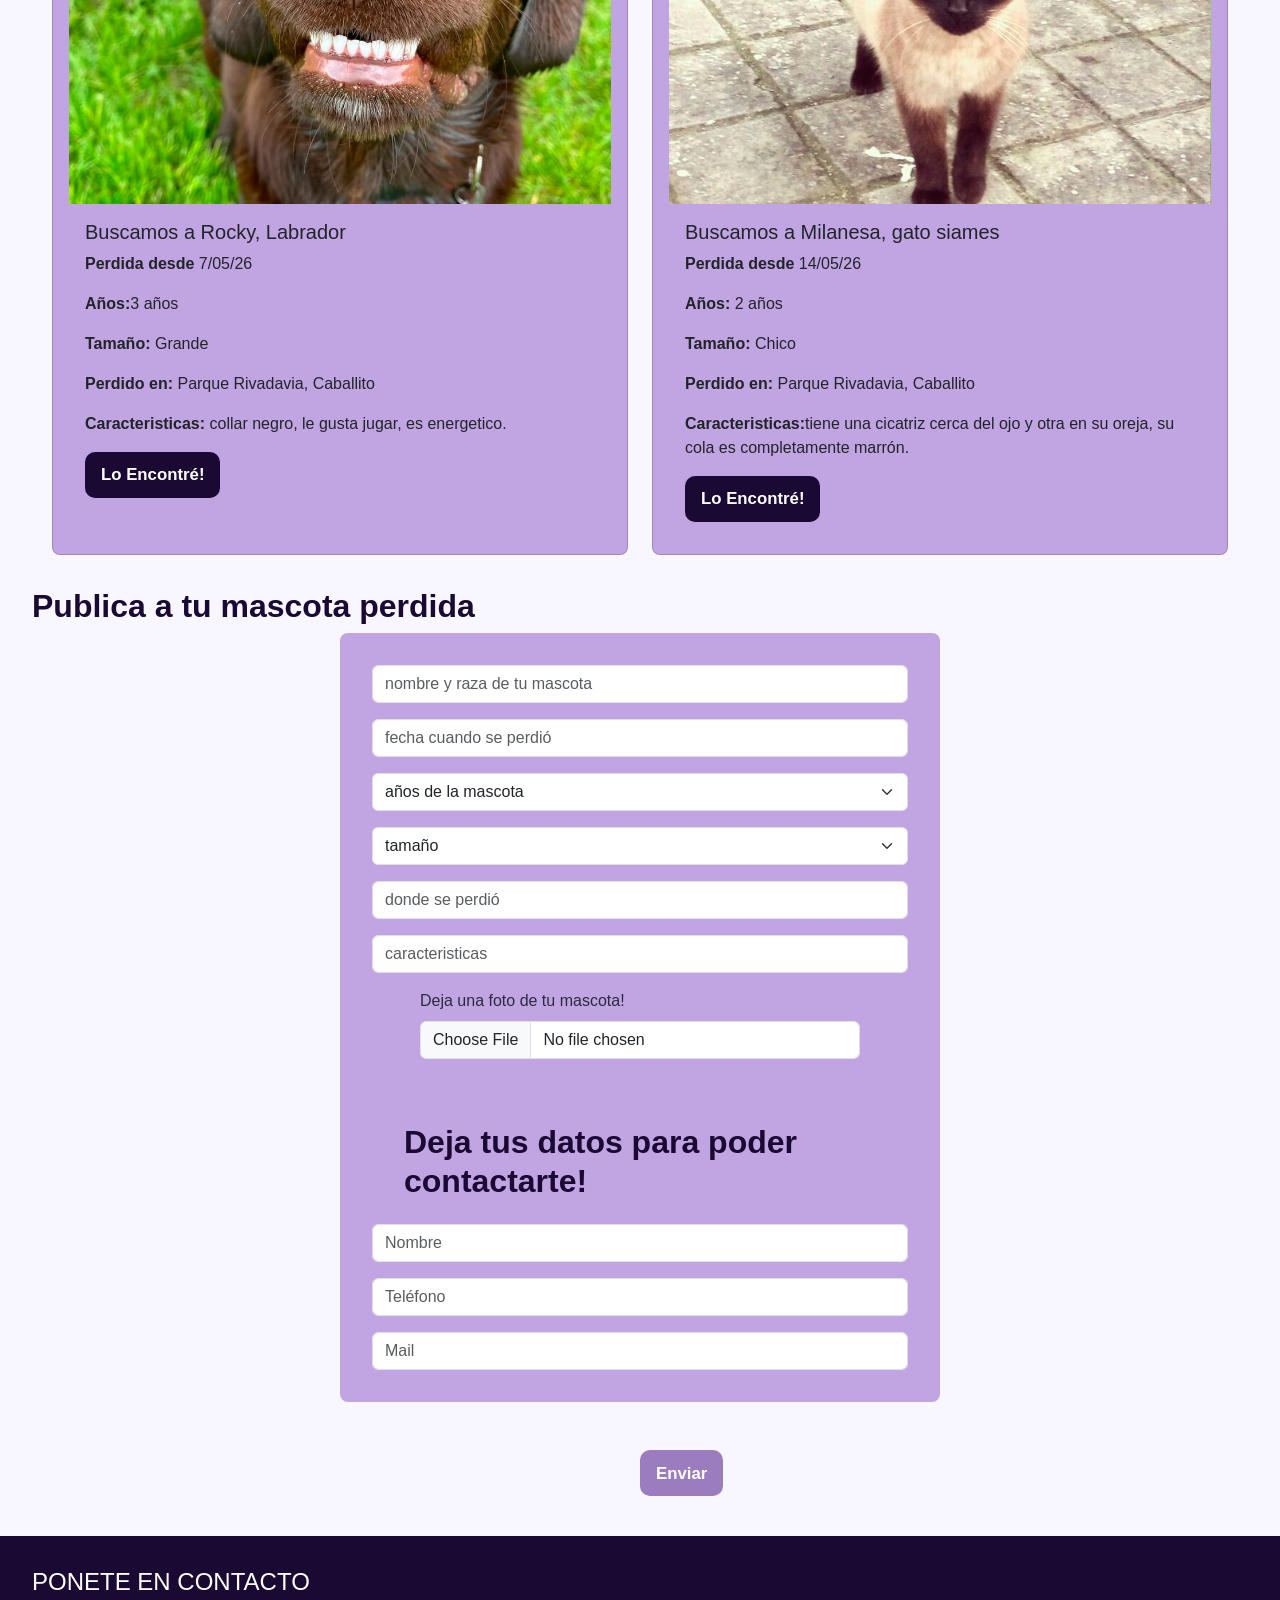
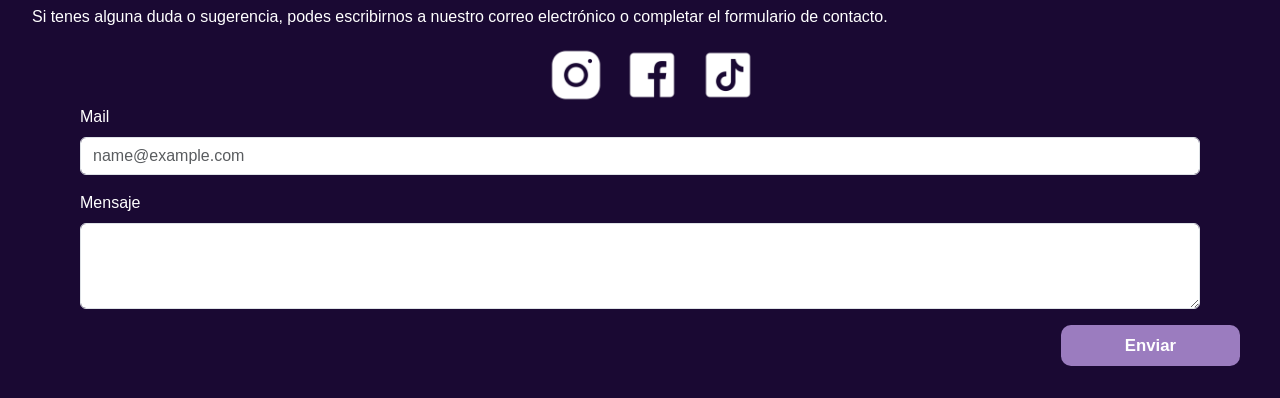
<file: perdidos.html>
<!DOCTYPE html>
<html lang="en">
<head>
    <meta charset="UTF-8">
    <meta name="viewport" content="width=device-width, initial-scale=1.0">
    <title>Amigos Peluditos</title>
    
    <!-- Bootstrap CSS -->
    <link href="https://cdn.jsdelivr.net/npm/bootstrap@5.3.8/dist/css/bootstrap.min.css" rel="stylesheet" integrity="sha384-sRIl4kxILFvY47J16cr9ZwB07vP4J8+LH7qKQnuqkuIAvNWLzeN8tE5YBujZqJLB" crossorigin="anonymous">

    <link rel="stylesheet" href="styles.css">
</head>
<body>
    <header class="encabezado">
        <div class="logo">
            <a href="index.html">
            <img src="img/amigos peluditos.png" alt="Logo Amigos Peluditos" class="logo">
          </a>
        </div>
        <nav class="botones">
           <a href="eventos.html">
            <button type="button" class="btn">eventos</button>
          </a>
           <a href="consejos.html">
            <button type="button" class="btn">consejos</button>
          </a>
           <a href="#">
            <button type="button" class="btn">Perdido</button>
          </a>
           <a href="#contacto">
            <button type="button" class="btn">Contacto</button>
          </a>
        </nav>
    </header>

    <div id="carouselExampleIndicators" class="carousel slide" data-bs-ride="carousel">
  <div class="carousel-indicators">
    <button type="button" data-bs-target="#carouselExampleIndicators" data-bs-slide-to="0" class="active" aria-current="true" aria-label="Slide 1"></button>
    <button type="button" data-bs-target="#carouselExampleIndicators" data-bs-slide-to="1" aria-label="Slide 2"></button>
    <button type="button" data-bs-target="#carouselExampleIndicators" data-bs-slide-to="2" aria-label="Slide 3"></button>
  </div>
  <div class="carousel-inner">
    <div class="carousel-item active">
      <img src="img/gatito y perro.jpg" class="d-block w-100" alt="...">
    </div>
    <div class="carousel-item">
      <img src="img/gato calle.jpg" class="d-block w-100" alt="...">
    </div>
    <div class="carousel-item">
      <img src="img/perro sonrie.jpg" class="d-block w-100" alt="...">
    </div>
  </div>
  <button class="carousel-control-prev" type="button" data-bs-target="#carouselExampleIndicators" data-bs-slide="prev">
    <span class="carousel-control-prev-icon" aria-hidden="true"></span>
    <span class="visually-hidden">Previous</span>
  </button>
  <button class="carousel-control-next" type="button" data-bs-target="#carouselExampleIndicators" data-bs-slide="next">
    <span class="carousel-control-next-icon" aria-hidden="true"></span>
    <span class="visually-hidden">Next</span>
  </button>
</div>

<div class="cards-container">
    <div class="card">
  <img src="img/gata calico.png" class="card-img-arriba" alt="Gata calico">

  <div class="card-body">
    <h5 class="card-title">Buscamos a Kira, gata cálico</h5>
    <p class="card-text"><strong>Perdida desde</strong> 03/06/26.</p>
        <p><strong>Años:</strong>  8 meses</p>
        <p><strong>Tamaño: </strong>Chico </p>
        <p><strong>Perdido en:</strong> Parque Rivadavia, Caballito</p>
        <p><strong>Caracteristicas:</strong> Tiene una sola mancha negra en su cola, es asustadiza, parece que en sus patas tiene medias marrones.</p>
    <a href="#" id="abrirContacto" class="btn btn-primary">
    Lo Encontré!
</a>
  </div>
</div>
<div id="modalContacto" class="modal">
    <div class="modal-contenido">
        <span class="cerrar-contacto">&times;</span>
        <h2>Datos del dueño</h2>
        <p>Si encontraste a Kira, comunicate con:</p>
        <div class="datos-donacion">
            <p><strong>Nombre:</strong> Juan Pérez</p>
            <p><strong>Correo:</strong> juanperez@gmail.com</p>
            <p><strong>Teléfono:</strong> +54 9 11 1234-5678</p>
        </div>
        <p style="margin-top:20px;">
            ¡Gracias por ayudar a reunir a Kira con su familia! ❤️
        </p>
    </div>
</div>


<div class="card">
  <img src="img/panchi.png" class="card-img-arriba" alt="Panchi">

  <div class="card-body">
    <h5 class="card-title">Buscamos a Panchi, sin raza</h5>
    <p class="card-text"><strong>Perdida desde</strong> 14/05/26</p>
        <p><strong>Años:</strong>2 años</p>
        <p><strong>Tamaño: </strong>Mediano </p>
        <p><strong>Perdido en:</strong> Parque Rivadavia, Caballito</p>
        <p><strong>Caracteristicas:</strong> : llevaba un chaleco verde, amigable, tiene manchita negra en la panza.</p>
    <a href="#javascript:void(0)" class="btn btn-primary abrirContacto">Lo Encontré!</a>
  </div>
</div>

<div id="modalContacto" class="modal">
    <div class="modal-contenido">
        <span class="cerrar-contacto">&times;</span>
        <h2>Datos del dueño</h2>
        <p>Si encontraste a Kira, comunicate con:</p>
        <div class="datos-donacion">
            <p><strong>Nombre:</strong> Juan Pérez</p>
            <p><strong>Correo:</strong> juanperez@gmail.com</p>
            <p><strong>Teléfono:</strong> +54 9 11 1234-5678</p>
        </div>
        <p style="margin-top:20px;">
            ¡Gracias por ayudar a reunir a Kira con su familia! ❤️
        </p>
    </div>
</div>

<div class="card">
  <img src="img/labrador.png" class="card-img-arriba" alt="Eventos pets friendly">

  <div class="card-body">
    <h5 class="card-title">Buscamos a Rocky, Labrador</h5>
    <p class="card-text"><strong>Perdida desde</strong>  7/05/26</p>
        <p><strong>Años:</strong>3 años</p>
        <p><strong>Tamaño: </strong>Grande </p>
        <p><strong>Perdido en:</strong> Parque Rivadavia, Caballito</p>
        <p><strong>Caracteristicas:</strong>  collar negro, le gusta jugar, es energetico.</p>
    <a href="#" class="btn btn-primary">Lo Encontré!</a>
  </div>
</div>

<div class="card">
  <img src="img/siames.png" class="card-img-arriba" alt="Eventos pets friendly">

  <div class="card-body">
    <h5 class="card-title">Buscamos a Milanesa, gato siames</h5>
<p class="card-text"><strong>Perdida desde</strong> 14/05/26</p>
        <p><strong>Años:</strong> 2 años</p>
        <p><strong>Tamaño: </strong> Chico </p>
        <p><strong>Perdido en:</strong> Parque Rivadavia, Caballito</p>
        <p><strong>Caracteristicas:</strong>tiene una cicatriz cerca del ojo y otra en su oreja, su cola es completamente marrón.</p>
    <a href="#" class="btn btn-primary">Lo Encontré!</a>
  </div>
</div>
</div>
<h2>Publica a tu mascota perdida</h2>
<div class="formulario">
  <input class="form-control" type="text" placeholder="nombre y raza de tu mascota" aria-label="default input example">
  <input class="form-control" type="text" placeholder="fecha cuando se perdió" aria-label="default input example">
  <select class="form-select" aria-label="Default select example">
  <option selected>años de la mascota</option>
  <option value="1">8-11 meses</option>
  <option value="2">1 año</option>
  <option value="3">2 años</option>
  <option value="3">3 años</option>
  <option value="3">4 años</option>
  <option value="3">5 años</option>
  <option value="3">6 años</option>
  <option value="3">7 años</option>
  <option value="3">8 años</option>
  <option value="3">9 años</option>
  <option value="3">+10 años</option>
  <option value="3">-de 8 meses</option>
</select>
<select class="form-select" aria-label="Default select example">
  <option selected>tamaño</option>
  <option value="1">Pequeño</option>
  <option value="2">Mediano</option>
  <option value="3">Grande</option>
</select>
<input class="form-control" type="text" placeholder="donde se perdió" aria-label="default input example">
<input class="form-control" type="text" placeholder="caracteristicas" aria-label="default input example">
<div class="mb-3">
  <label for="formFile" class="form-label">Deja una foto de tu mascota!</label>
  <input class="form-control" type="file" id="formFile">
</div>

<h2>Deja tus datos para poder contactarte!</h2>
<input class="form-control" type="text" placeholder="Nombre" aria-label="default input example">
<input class="form-control" type="text" placeholder="Teléfono" aria-label="default input example">
<input class="form-control" type="text" placeholder="Mail" aria-label="default input example">
</div>
<button id="btnEnviar" type="button" class="btn btn-secondary" onclick="mostrarAlertaContacto('miAlerta')">
  Enviar
</button>

<div id="miAlerta" class="alert alert-warning alert-dismissible fade d-none" role="alert">
  <strong>¡Atención!</strong> El formulario fue enviado correctamente.
  <button type="button" class="btn-close" data-bs-dismiss="alert" aria-label="Close"></button>
</div>

<div id="contacto" class="contacto">
  <h4>PONETE EN CONTACTO</h4>
  <p>Si tenes alguna duda o sugerencia, podes escribirnos a nuestro correo electrónico o completar el formulario de contacto.</p>
     <div class="iconos">
    <img src="img/instagram-new.png" alt="Instagram" class="icono">
    <img src="img/facebook.png" alt="Facebook" class="icono">
    <img src="img/tiktok.png" alt="TikTok" class="icono">
     </div>
  <div class="mb-3">
  <label for="exampleFormControlInput1" class="form-label">Mail</label>
  <input type="email" class="form-control" id="exampleFormControlInput1" placeholder="name@example.com">
  </div>
 <div class="mb-3">
  <label for="exampleFormControlTextarea1" class="form-label">Mensaje</label>
  <textarea class="form-control" id="exampleFormControlTextarea1" rows="3"></textarea>
 </div>
<div class="d-grid gap-2 d-md-flex justify-content-md-end">
  <button id="btnEnviar2" class="btn btn-primary me-md-2" type="button" onclick="mostrarAlertaContacto('miAlerta2')">Enviar</button>
</div>

<div id="miAlerta2" class="alert alert-success alert-dismissible fade d-none mt-3" role="alert">
  <strong>¡Éxito!</strong> Tu mensaje fue enviado correctamente.
  <button type="button" class="btn-close" data-bs-dismiss="alert"></button>
</div>

<script src="script2.js"></script>
<script src="https://cdn.jsdelivr.net/npm/bootstrap@5.3.8/dist/js/bootstrap.bundle.min.js" integrity="sha384-FKyoEForCGlyvwx9Hj09JcYn3nv7wiPVlz7YYwJrWVcXK/BmnVDxM+D2scQbITxI" crossorigin="anonymous"></script>
</body>
</html>
</file>
<file: styles.css>
/* Estilos base */
body {
    margin: 0;
    font-family: -apple-system, BlinkMacSystemFont, "Segoe UI", sans-serif;
    background: #f8f6ff;
    color: #2c2a3f;
}

.encabezado {
    display: flex;
    justify-content: space-between;
    align-items: center;
    gap: 2rem;
    padding: 1.2rem 2rem;
    background: #F1E8FB;
    border-bottom: 1px solid rgba(99, 71, 199, 0.12);
}

.logo {
    display: flex;
    align-items: center;
    gap: 1rem;
    width: 150px;
    height: auto;
    display: block;
}

.botones {
    display: flex;
    gap: 2rem;
}

.botones button {
    color: #2c2a3f;
    text-decoration: none;
    font-weight: 700;
    transition: color 0.2s ease;
}

.botones button:hover {
    color: #5f4bb1;
}

@media (max-width: 720px) {
    .encabezado {
        flex-direction: column;
        align-items: flex-start;
        padding: 1rem;
    }
    .botones {
        flex-wrap: wrap;
        gap: 1rem;
    }
}
/* Contenedor de imágenes */
.rectangulo {
    display: flex;
    justify-content: flex-end;
    align-items: center;
    background-color: #9B7CBF;
}

.rectangulo h1 {
    margin: 0 0 0.5rem 0;
    font-size: 2rem;
    line-height: 1.05;
    font-weight: 800;
    color: #0b0b0b;
}
.rectangulo p {
    margin: 0;
    font-size: 1rem;
    line-height: 1.6;
    color: #0b0b0b;
}

.perros {
    max-width: 45%;
    width: auto;
    height: auto;
    object-fit: contain;
    display: block;
}

@media (max-width: 720px) {
    .rectangulo {
        justify-content: center;
        padding: 0.75rem;
    }
    .perros {
        max-width: 80%;
    }
}
/* Contenedor de servicios */
.rectangulo-claro {
    background-color: #C1A4E2;
    padding: 2rem;
    margin-top: 2.5rem;
    box-sizing: border-box;
}

h2 {
    padding-left: 2rem;
    padding-top: 2rem;
    font-size: 2rem;
    color: #1A0933;
    font-family: "Irina Sans", sans-serif;
    font-weight: bold;
}

.servicios {
    display: grid;
    grid-template-columns: 1fr 1fr;
    gap: 1rem;
}
.btn.btn-primary.btn-lg {
   background: #9B7CBF;
    color: #1A0933;
    border: none;
    padding: 1.25rem 1rem;
    border-radius: 10px;
    font-weight: 800;
    font-size: 1.05rem;
    width: 100%;
    text-align: center;
    cursor: pointer;
}

.btn.btn-primary.btn-lg:hover {
    filter: brightness(0.95);
}

@media (max-width: 720px) {
    .servicios {
        grid-template-columns: 1fr;
    }
    .rectangulo-claro {
        padding: 1rem;
        margin-top: 1rem;
    }
    h2 {
        font-size: 1.5rem;
        padding-left: 0.5rem;
        padding-top: 0.5rem;
    }
}
/* tarjetas */
.cards-container {
    display: flex;
    gap: 1.5rem;
    justify-content: center;
    margin-top: 3rem;
    flex-wrap: wrap;
    padding: 0 2rem;
    box-sizing: border-box;
}

.card {
    background-color: #C1A4E2;
    padding: 1rem;
    width: 60%;
    max-width: 36rem;
    border-radius: 8px;
    box-sizing: border-box;
    text-align: center;
}

.card-img-arriba {
    width: 100%;
    height: auto;
    display: block;
    border-radius: 8px 8px 0 0;
}

.btn.btn-primary {
    background: #1A0933;
    color: #FFFFFF;
    border: none;
    border-radius: 10px;
    font-weight: 700;
    font-size: 1.05rem;
    width: auto;
    padding: 0.65rem 1rem;
    text-align: center;
    cursor: pointer;
}

.card-body {
    text-align: left;
}

@media (max-width: 720px) {
    .cards-container {
        flex-direction: column;
        padding: 0 1rem;
    }
    .card {
        max-width: 100%;
    }
}

/* donación */
.left-column {
    display: flex;
    flex-direction: column;
    align-items: flex-start;
    margin-left: 1.5rem;
    margin-right: auto;
    gap: 1rem;
    box-sizing: border-box;
}
.texto1 {
    max-width: 520px;
    padding: 0.5rem 1rem;
    font-size: 1.125rem;
    line-height: 1.9;
    color: #2c2a3f;
}

@media (max-width: 720px) {
    .left-column {
        margin-left: 0;
        margin-right: 0;
        padding: 0 1rem;
    }
    .texto1 {
        padding: 0.5rem 0;
    }
}

/* donación tabla*/
.donacion-card {
    border: 4px solid #1A0933;
    border-radius: 12px;
    overflow: hidden;
    max-width: 520px;
    width: 100%;
    background: transparent;
    margin-right: auto;
    margin-left: 1.5rem;
    align-self: flex-start;
}
.donacion-header {
    background: #CBB0EE;
    padding: 0.9rem 1rem;
}
.donacion-header h3 {
    margin: 0;
    color: #1A0933;
    font-size: 1.4rem;
    font-weight: 800;
}
.donacion-body {
    background: #fffefc;
    padding: 1rem;
    color: #111;
    text-align: left;
    font-size: 1rem;
    line-height: 1.4;
}

@media (max-width: 720px) {
    .donacion-card {
        max-width: 100%;
        margin: 0 0 1rem 0;
    }
}

.contacto {
    padding: 2rem;
    background-color: #1A0933;
    color: #FFFFFF;
    margin-top: 2.5rem;
    box-sizing: border-box;
}

.iconos {
    display: flex;
    gap: 1rem;
    margin-top: 1rem;
     align-items: center;
    margin-left: 1.5rem;
    margin-right: auto;
    justify-content: center
}

.iconos img {
    width: 60px;
    align-items: center;
    display: block;
    object-fit: contain;
}

@media (max-width: 720px) {
    .iconos img{
        width: 28px;
        height: 28px;
    }
}

.mb-3 {
    margin-bottom: 1rem;
    padding-left: 3rem;
    padding-right: 3rem;
}

.btn.btn-primary.me-md-2 {
    background: #9B7CBF;
    color: #ffff;
    padding: 0.50rem 4rem;
    border-radius: 10px;
    font-weight: 600;
    font-size: 1.05rem;
    text-align: center;
    cursor: pointer;
    align-items: flex-end;
}
/* modal */

.modal{
    display:none;
    position:fixed;
    top:0;
    left:0;
    width:100%;
    height:100%;
    background:rgba(0,0,0,.6);
    justify-content:center;
    align-items:center;
    z-index:1000;
}

.modal-contenido{
    background:white;
    width:600px;
    max-width:90%;
    border-radius:20px;
    padding:35px;
    position:relative;
}

.cerrar{
    position:absolute;
    right:20px;
    top:15px;
    font-size:35px;
    cursor:pointer;
}

.modal input,
.modal textarea{
    width:100%;
    padding:12px;
    margin-top:12px;
    border-radius:10px;
    border:1px solid #ccc;
    font-size:16px;
}

.modal button{
    margin-top:20px;
    background:#2B1347;
    color:white;
    border:none;
    padding:12px 25px;
    border-radius:10px;
    cursor:pointer;
}

.datos-donacion{
    background:#EFE7FA;
    padding:20px;
    border-radius:15px;
    margin-bottom:20px;
}

/* pagina 2- eventos-carussel */
#carouselExampleIndicators {
    max-width: 1300px;
}

#carouselExampleIndicators .carousel-inner {
    max-height: 450px;
}

#carouselExampleIndicators .carousel-item img {
    height: 450px;
    object-fit: cover;
}

.evento1 {
    max-width: 45%;
    width: auto;
    height: auto;
    object-fit: contain;
    display: block;
}

.contenido{
    justify-content: space-between;
    align-items: center;
    gap: 2rem;
    padding: 3rem;
    border-bottom: 1px solid rgba(99, 71, 199, 0.12);
}

.datos{
    margin-top: 1rem;
}

.contenedor-rectangulos {
    display: flex;
    flex-direction: column;
    gap: 2rem;
}


/* acordion */
.accordion-item {
    background-color: #C1A4E2;
    border: none;
    border-radius: 3px;
}

.accordion-button {
    background-color: #C7ACE6;
    border: none;
    border-radius: 3px;
}

/* pagina 4-contenedor formu */
.formulario {
    display: flex;
    flex-direction: column;
    gap: 1rem;
    max-width: 600px;
    margin: 0 auto;
    padding: 2rem;
    background-color: #C1A4E2;
    border-radius: 8px;
}

.btn.btn-secondary {
    background-color: #9B7CBF;
    color: #FFFFFF;
    border: none;
    border-radius: 10px;
    font-weight: 700;
    font-size: 1.05rem;
    padding: 0.65rem 1rem;
    cursor: pointer;
    margin-left: 40rem;
    margin-top: 3rem;
}




.modal{
    display:none;
    position:fixed;
    top:0;
    left:0;
    width:100%;
    height:100%;
    background:rgba(0,0,0,.5);
    justify-content:center;
    align-items:center;
    z-index:9999;
}

.modal-contenido{
    background:white;
    padding:30px;
    border-radius:20px;
    width:500px;
    max-width:90%;
}

.cerrar-contacto{
    cursor:pointer;
    float:right;
    font-size:30px;
}

@media (max-width: 900px) {
    .encabezado {
        flex-direction: column;
        align-items: center;
        text-align: center;
    }

    .botones {
        flex-wrap: wrap;
        justify-content: center;
    }

    .rectangulo {
        flex-direction: column;
        padding: 1.25rem;
        text-align: center;
    }

    .perros {
        max-width: 70%;
        margin-top: 1rem;
    }

    .servicios {
        grid-template-columns: 1fr;
    }

    .cards-container {
        padding: 0 1rem;
    }

    .card {
        width: 100%;
        max-width: 100%;
    }

    .contenido {
        padding: 1rem;
        gap: 1rem;
        align-items: center;
        text-align: center;
    }

    .contenedor-rectangulos .rectangulo {
        flex-direction: column;
        padding: 1rem;
    }

    #carouselExampleIndicators {
        max-width: 100%;
    }

    #carouselExampleIndicators .carousel-item img {
        height: 320px;
    }

    .formulario {
        margin: 0 1rem;
        padding: 1.25rem;
        max-width: none;
    }

    .btn.btn-secondary {
        display: block;
        margin: 2rem auto 0;
    }

    .contacto {
        padding: 1.25rem;
    }

    .mb-3 {
        padding-left: 0;
        padding-right: 0;
    }

    .iconos {
        margin-left: 0;
        margin-right: 0;
        flex-wrap: wrap;
    }

    .btn.btn-primary.me-md-2 {
        padding: 0.6rem 2rem;
        width: 100%;
    }

    .modal-contenido {
        width: min(90%, 500px);
        padding: 1.25rem;
    }
}

@media (max-width: 600px) {
    .encabezado {
        padding: 1rem;
    }

    .botones {
        gap: 0.75rem;
    }

    h2 {
        font-size: 1.4rem;
        padding-left: 0.5rem;
        padding-top: 1rem;
    }

    .rectangulo-claro {
        padding: 1rem;
    }

    .perros {
        max-width: 100%;
    }

    .btn.btn-primary.btn-lg,
    .btn.btn-primary {
        font-size: 0.95rem;
    }
}
</file>
